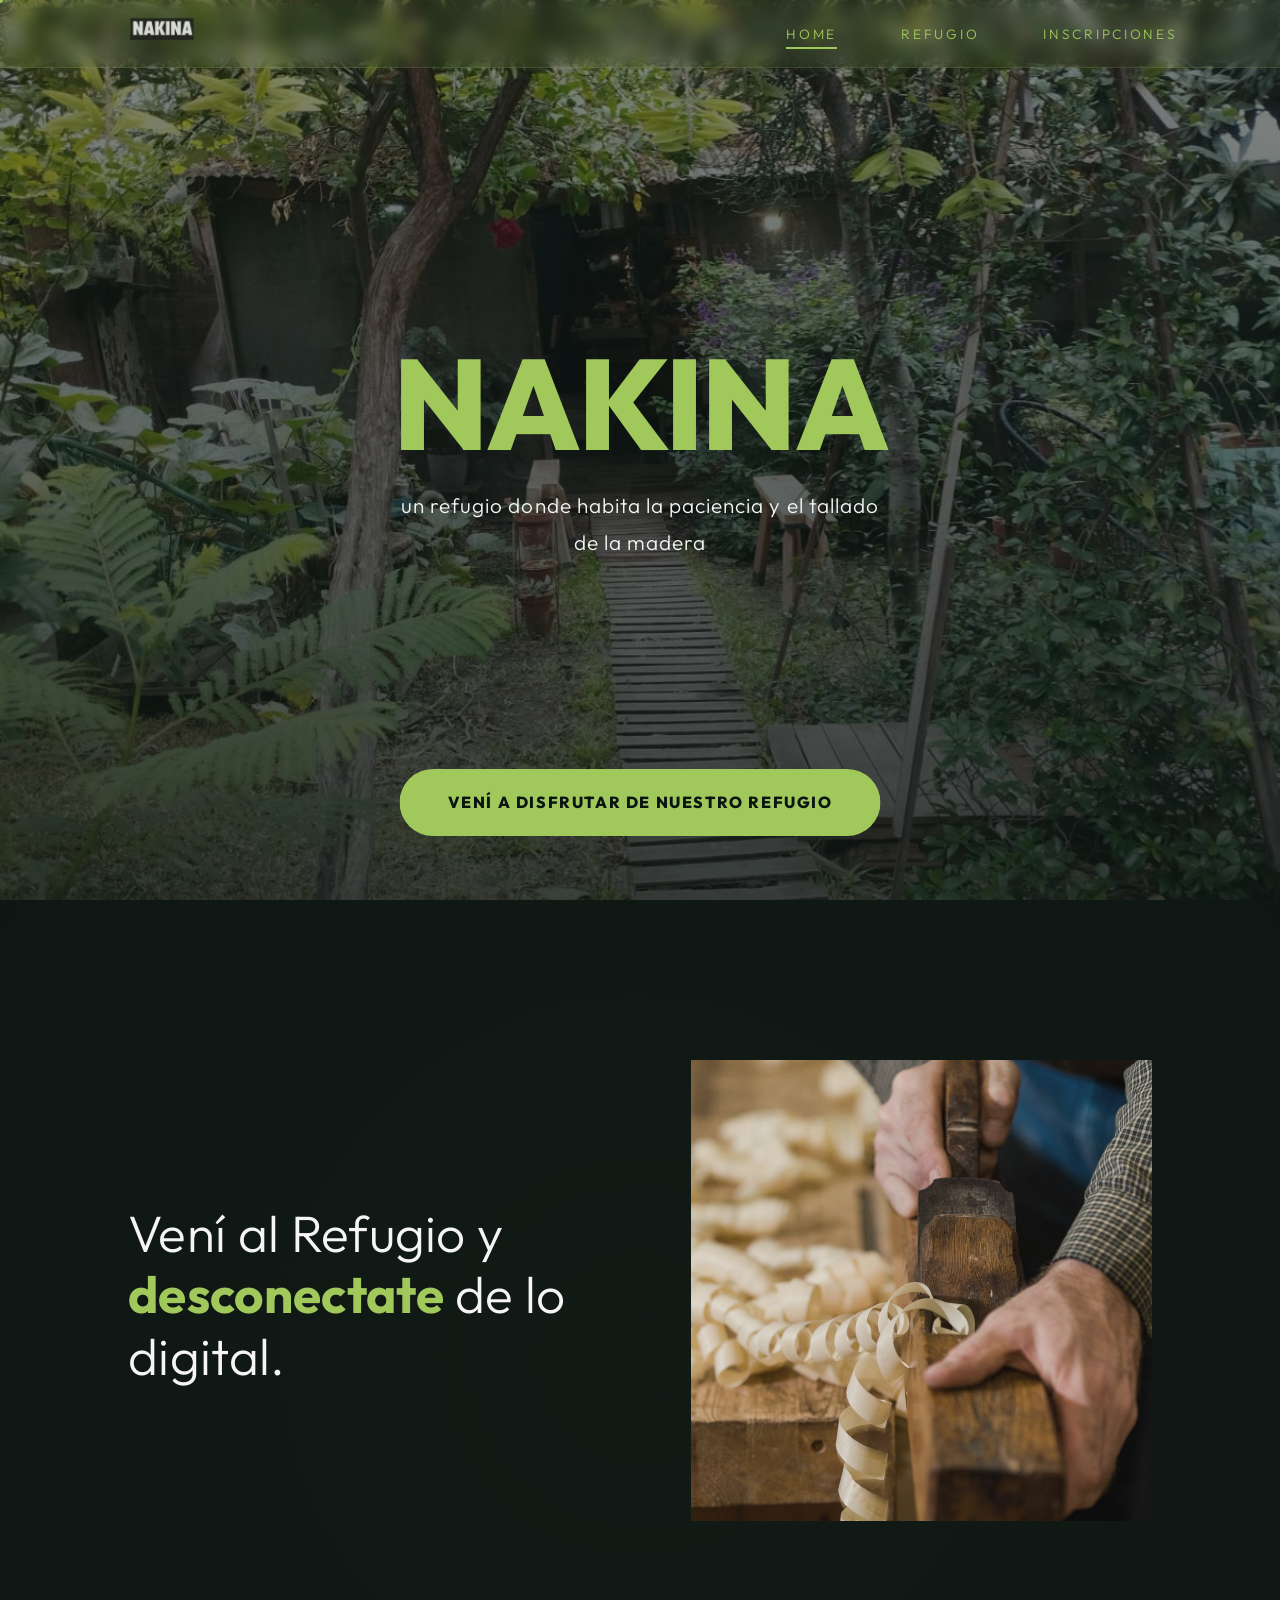
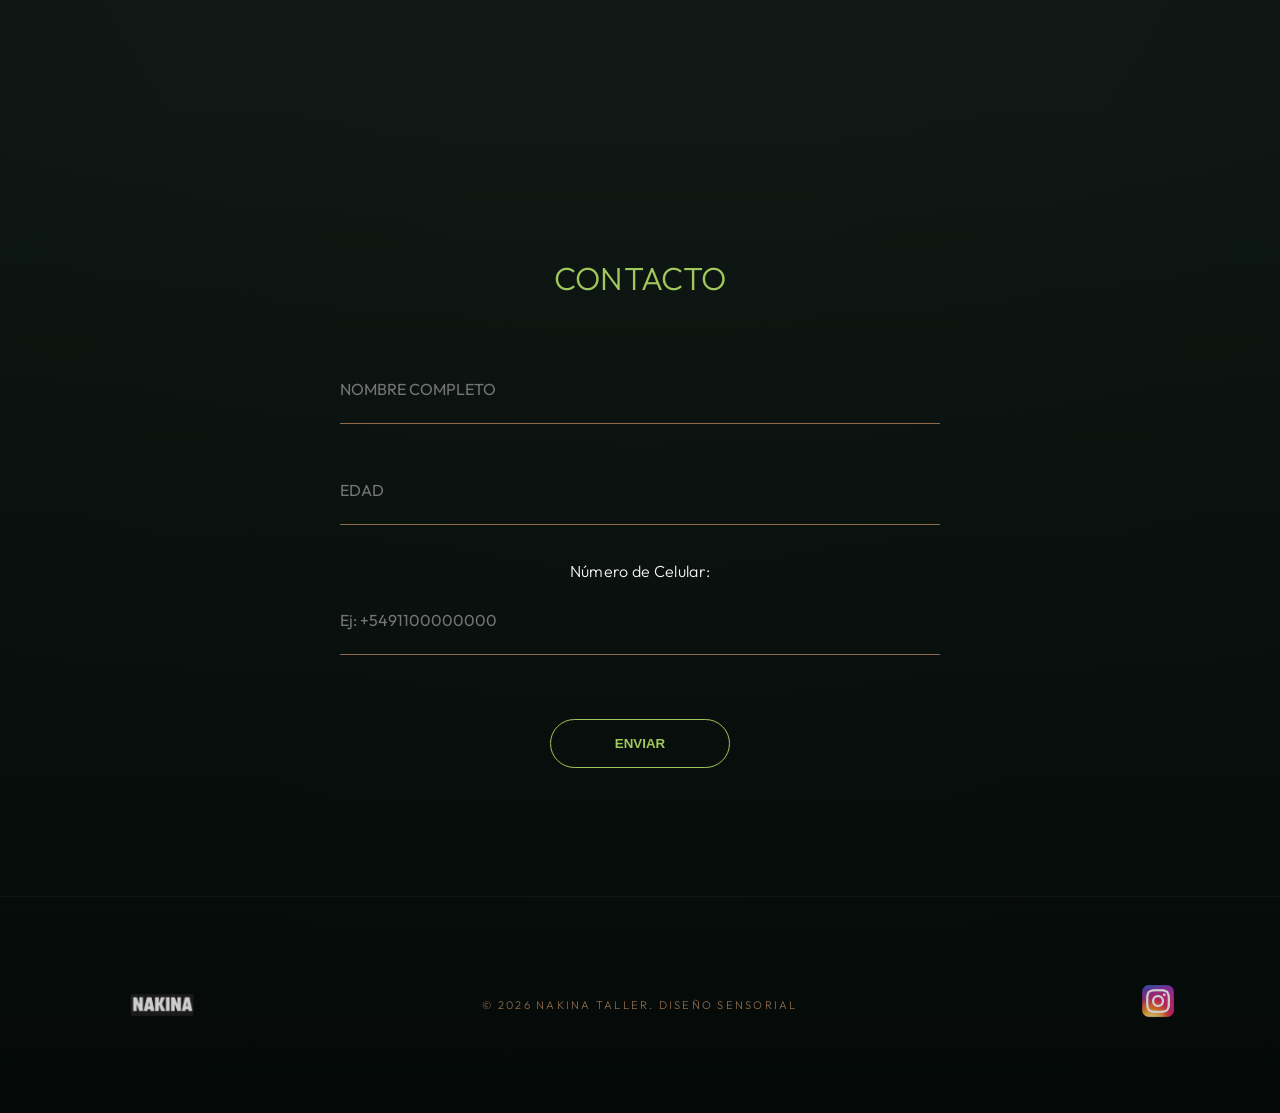
<file: index.html>
<!DOCTYPE html>
<html lang="es">

<head>
    <meta charset="UTF-8">
    <meta name="viewport" content="width=device-width, initial-scale=1.0">
    <title>NAKINA | Taller de Carpintería de Autor</title>
    <link rel="preconnect" href="https://fonts.googleapis.com">
    <link rel="preconnect" href="https://fonts.gstatic.com" crossorigin>
    <link href="https://fonts.googleapis.com/css2?family=Outfit:wght@300;700;800&display=swap" rel="stylesheet">
    <link rel="stylesheet" href="style.css">
</head>

<body>
    <div id="cursor-follower"></div>
    <div id="cursor-main"></div>

    <div id="smooth-wrapper">
        <nav class="nav-bar">
            <div class="nav-container">
                <div class="nav-left">
                    <a href="index.html"><img src="logotaller.png" alt="Nakina Logo" class="side-logo"></a>
                </div>
                <ul class="nav-links">
                    <li><a href="index.html" class="nav-link">Home</a></li>
                    <li><a href="refugio.html" class="nav-link">Refugio</a></li>
                    <li><a href="inscripciones.html" class="nav-link">Inscripciones</a></li>
                </ul>
            </div>
        </nav>

        <header class="hero-full">
            <div class="hero-content">
                <h1 class="hero-title animate-fade-in">NAKINA</h1>
                <p class="hero-slogan animate-fade-in">Un refugio donde habita la paciencia y el tallado de la madera</p>
                <a href="inscripciones.html" class="hero-cta animate-fade-in">Vení a disfrutar de nuestro refugio</a>
            </div>
        </header>

        <section class="invitation-section">
            <div class="invitation-text">
                <p>Vení al Refugio y <span>desconectate</span> de lo digital.</p>
            </div>
            <div class="invitation-image">
                <img src="provisoria.jpg" alt="Calma en el Taller">
            </div>
        </section>

        <footer class="site-footer">
            <div class="footer-content">
                <div class="footer-form" id="contact-section">
                    <h3 class="animate-fade-in">CONTACTO</h3>
<form id="footer-unlock-form" class="luxury-form">
    <input type="text" placeholder="NOMBRE COMPLETO" required>
    <input type="number" placeholder="EDAD" required>
    
    <label for="celular">Número de Celular:</label>
    <input 
        type="tel" 
        id="celular" 
        name="celular" 
        placeholder="Ej: +5491100000000" 
        pattern="\+[0-9]{7,15}" 
        title="Por favor, ingresa el código de país seguido del número (Ej: +54911...)" 
        required 
    >
    
    <!-- El botón y el cierre del formulario que faltaban: -->
    <button type="submit" class="btn-footer">ENVIAR</button>
</form>
                    <div id="form-success-msg"
                        style="display: none; margin-top: 2rem; color: var(--sage-green-light); font-weight: 700;">
                        ¡Muchas gracias por contactarte! Pronto te estaremos mandando los detalles.
                    </div>
                </div>
            </div>
            <div class="footer-bottom">
                <div class="footer-left">
                    <img src="logotaller.png" alt="Nakina" class="footer-logo-small">
                </div>
                <div class="footer-center">
                    <p class="footer-copyright">© 2026 NAKINA TALLER. DISEÑO SENSORIAL</p>
                </div>
                <div class="footer-right">
                
                    <a href="https://www.instagram.com/viva.nakina/" target="_blank">
                        <img src="logoig.png" alt="Instagram" class="footer-social-icon">
                    </a>
                </div>
            </div>
        </footer>
    </div>

    <script src="script.js"></script>
</body>

</html>
</file>
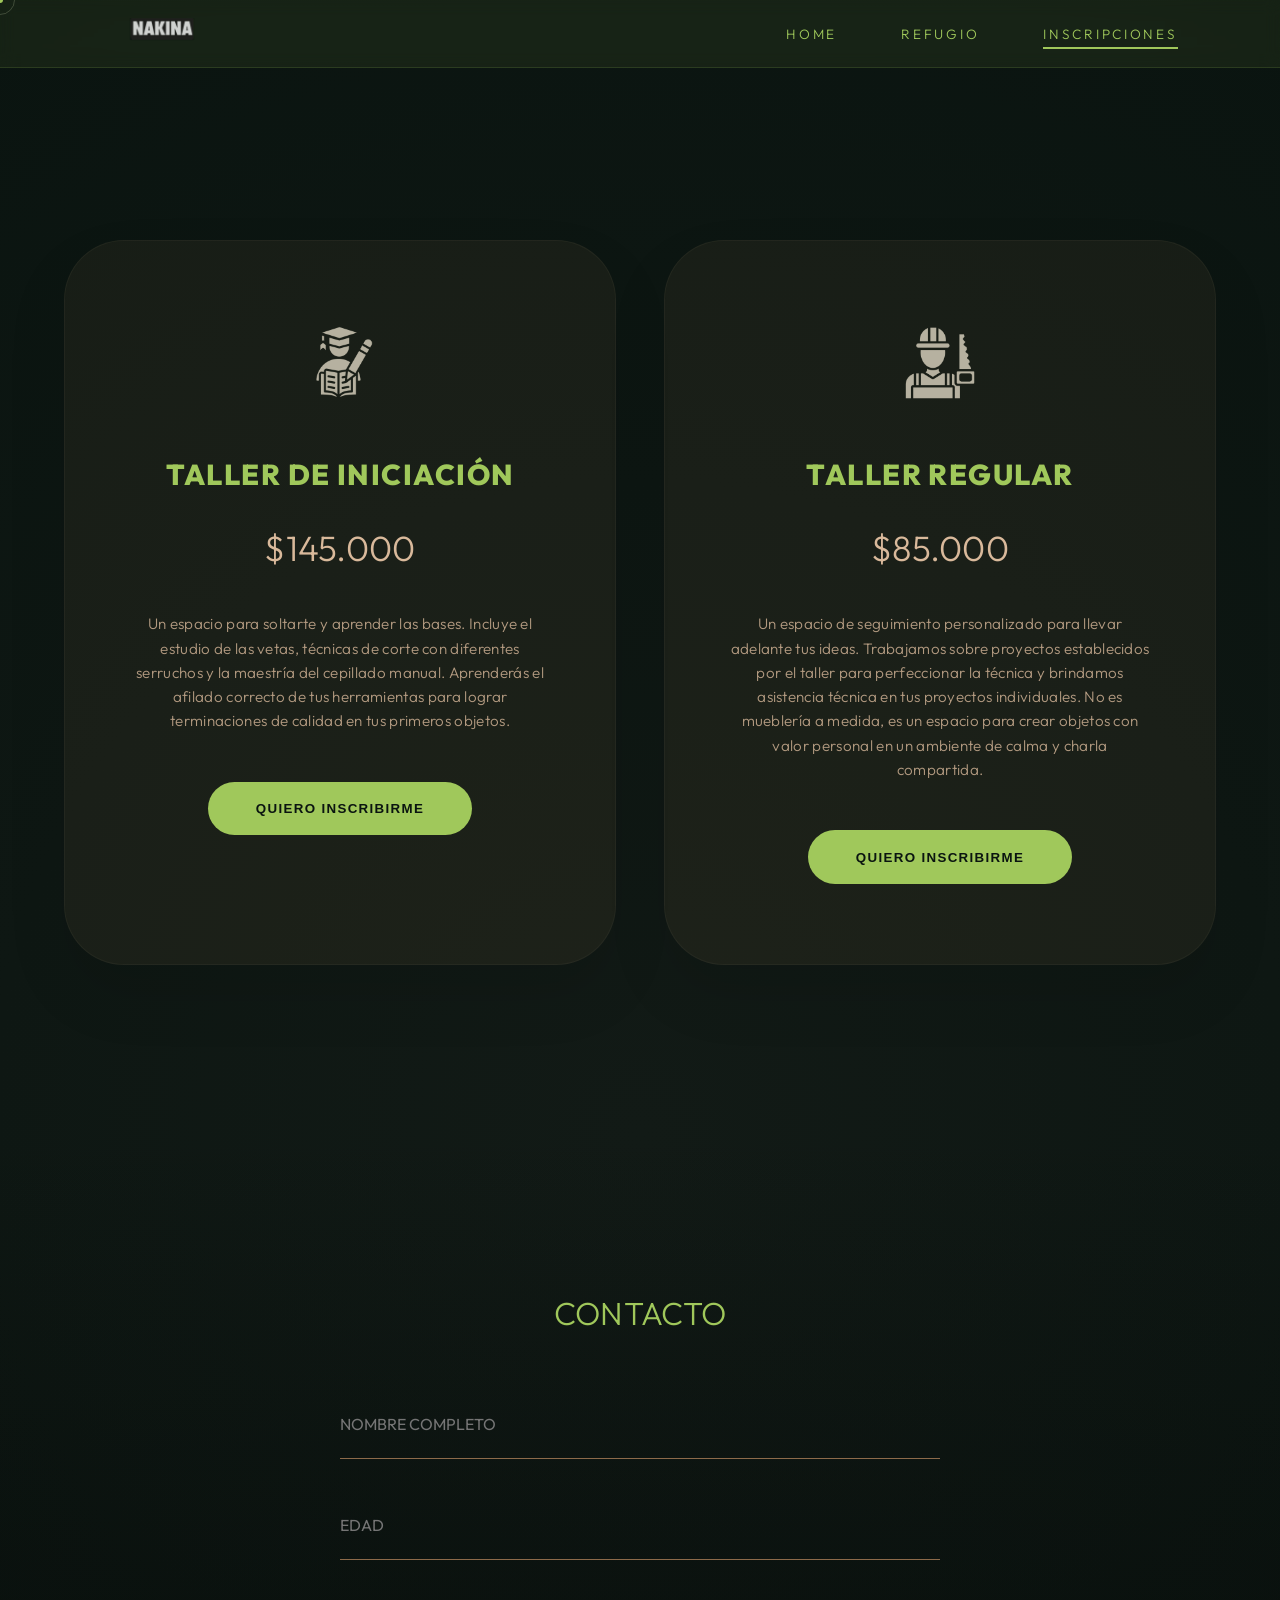
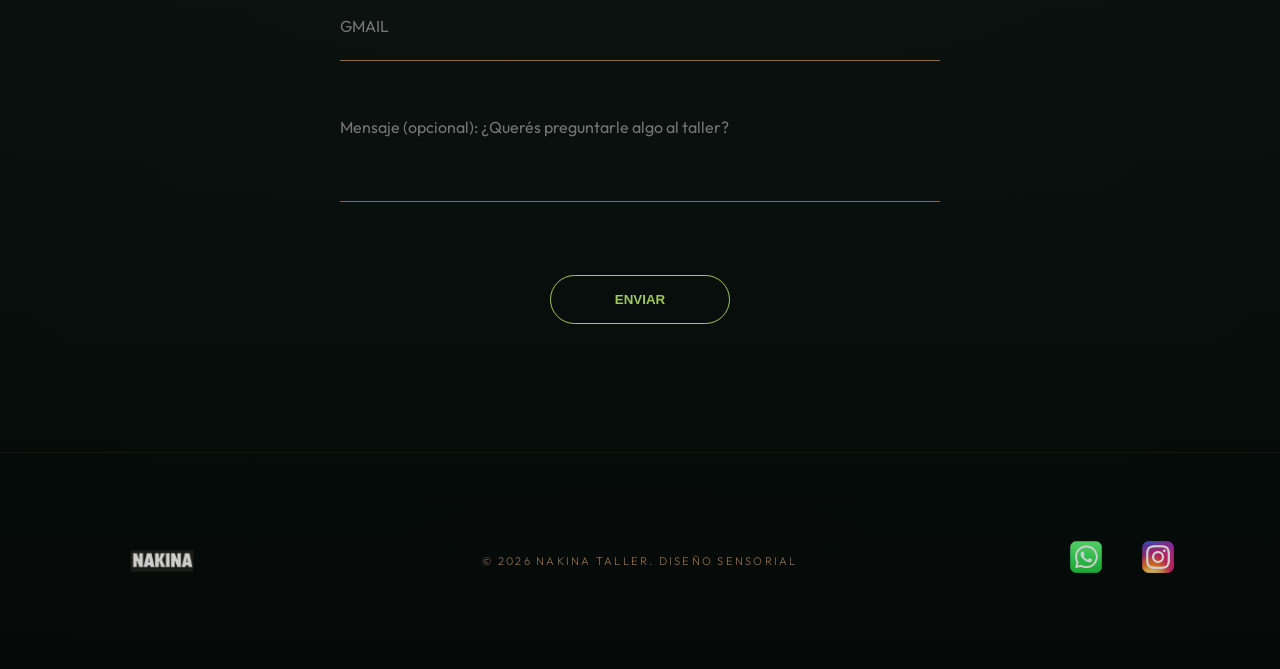
<file: inscripciones.html>
<!DOCTYPE html>
<html lang="es">
<head>
    <meta charset="UTF-8">
    <meta name="viewport" content="width=device-width, initial-scale=1.0">
    <title>NAKINA | Inscripciones</title>
    <link rel="preconnect" href="https://fonts.googleapis.com">
    <link rel="preconnect" href="https://fonts.gstatic.com" crossorigin>
    <link href="https://fonts.googleapis.com/css2?family=Outfit:wght@300;700;800&display=swap" rel="stylesheet">
    <link rel="stylesheet" href="style.css">
</head>
<body>
    <!-- MODAL / ALERT (Fuera del wrapper para evitar el blur) -->
    <div id="enroll-modal" class="modal-overlay">
        <div class="modal-box">
            <p class="modal-text">Para inscribirte, primero necesitamos que completes el formulario de contacto. Así podremos enviarte todos los detalles y asegurar tu lugar en el taller.</p>
            <div class="modal-buttons">
                <button id="btn-close-modal" class="btn-modal-outline">Cerrar</button>
                <button id="btn-goto-form" class="btn-modal-fill">Ir al Formulario</button>
            </div>
        </div>
    </div>

    <!-- CURSORES (Fuera del wrapper para evitar el blur) -->
    <div id="cursor-follower"></div>
    <div id="cursor-main"></div>

    <!-- CONTENEDOR PRINCIPAL (Sujeto a Blur) -->
    <div id="smooth-wrapper">
        <nav class="nav-bar">
            <div class="nav-container">
                <div class="nav-left">
                    <a href="index.html"><img src="logotaller.png" alt="Nakina Logo" class="side-logo"></a>
                </div>
                <ul class="nav-links">
                    <li><a href="index.html" class="nav-link">Home</a></li>
                    <li><a href="refugio.html" class="nav-link">Refugio</a></li>
                    <li><a href="inscripciones.html" class="nav-link">Inscripciones</a></li>
                </ul>
            </div>
        </nav>

        <main class="courses-container">
            <!-- Curso de Iniciación -->
            <article class="course-card">
                <img src="preciouno.png" alt="Taller de Iniciación" class="course-img">
                <div class="course-info">
                    <h3 class="course-name">TALLER DE INICIACIÓN</h3>
                    <p class="course-price">$145.000</p>
                    <p class="course-desc">Un espacio para soltarte y aprender las bases. Incluye el estudio de las vetas, técnicas de corte con diferentes serruchos y la maestría del cepillado manual. Aprenderás el afilado correcto de tus herramientas para lograr terminaciones de calidad en tus primeros objetos.</p>
                    <button class="btn-calm open-modal-btn">QUIERO INSCRIBIRME</button>
                </div>
            </article>

            <!-- Curso Regular -->
            <article class="course-card">
                <img src="preciodos.png" alt="Taller Regular" class="course-img">
                <div class="course-info">
                    <h3 class="course-name">TALLER REGULAR</h3>
                    <p class="course-price">$85.000</p>
                    <p class="course-desc">Un espacio de seguimiento personalizado para llevar adelante tus ideas. Trabajamos sobre proyectos establecidos por el taller para perfeccionar la técnica y brindamos asistencia técnica en tus proyectos individuales. No es mueblería a medida, es un espacio para crear objetos con valor personal en un ambiente de calma y charla compartida.</p>
                    <button class="btn-calm open-modal-btn">QUIERO INSCRIBIRME</button>
                </div>
            </article>
        </main>

        <footer class="site-footer">
            <div class="footer-content">
                <div class="footer-form" id="contact-section">
                    <h3>CONTACTO</h3>
                    <form id="footer-unlock-form" class="luxury-form">
                        <input type="text" placeholder="NOMBRE COMPLETO" required>
                        <input type="number" placeholder="EDAD" required>
                        <input type="email" placeholder="GMAIL" required>
                        <textarea placeholder="Mensaje (opcional): ¿Querés preguntarle algo al taller?" rows="3"></textarea>
                        <button type="submit" class="btn-footer">ENVIAR</button>
                    </form>
                    <div id="form-success-msg" style="display: none; margin-top: 2rem; color: var(--sage-green-light); font-weight: 700;">
                        ¡Muchas gracias por contactarte! Pronto te estaremos mandando los detalles.
                    </div>
                </div>
            </div>
            <div class="footer-bottom">
                <div class="footer-left">
                    <img src="logotaller.png" alt="Nakina" class="footer-logo-small">
                </div>
                <div class="footer-center">
                    <p class="footer-copyright">© 2026 NAKINA TALLER. DISEÑO SENSORIAL</p>
                </div>
                <div class="footer-right">
                    <a href="https://wa.me/5491100000000" target="_blank">
                        <img src="logowsp.png" alt="WhatsApp" class="footer-social-icon">
                    </a>
                    <a href="https://www.instagram.com/viva.nakina/" target="_blank">
                        <img src="logoig.png" alt="Instagram" class="footer-social-icon">
                    </a>
                </div>
            </div>
        </footer>
    </div> <!-- FIN SMOOTH WRAPPER -->

    <script src="script.js"></script>
</body>
</html>
</file>
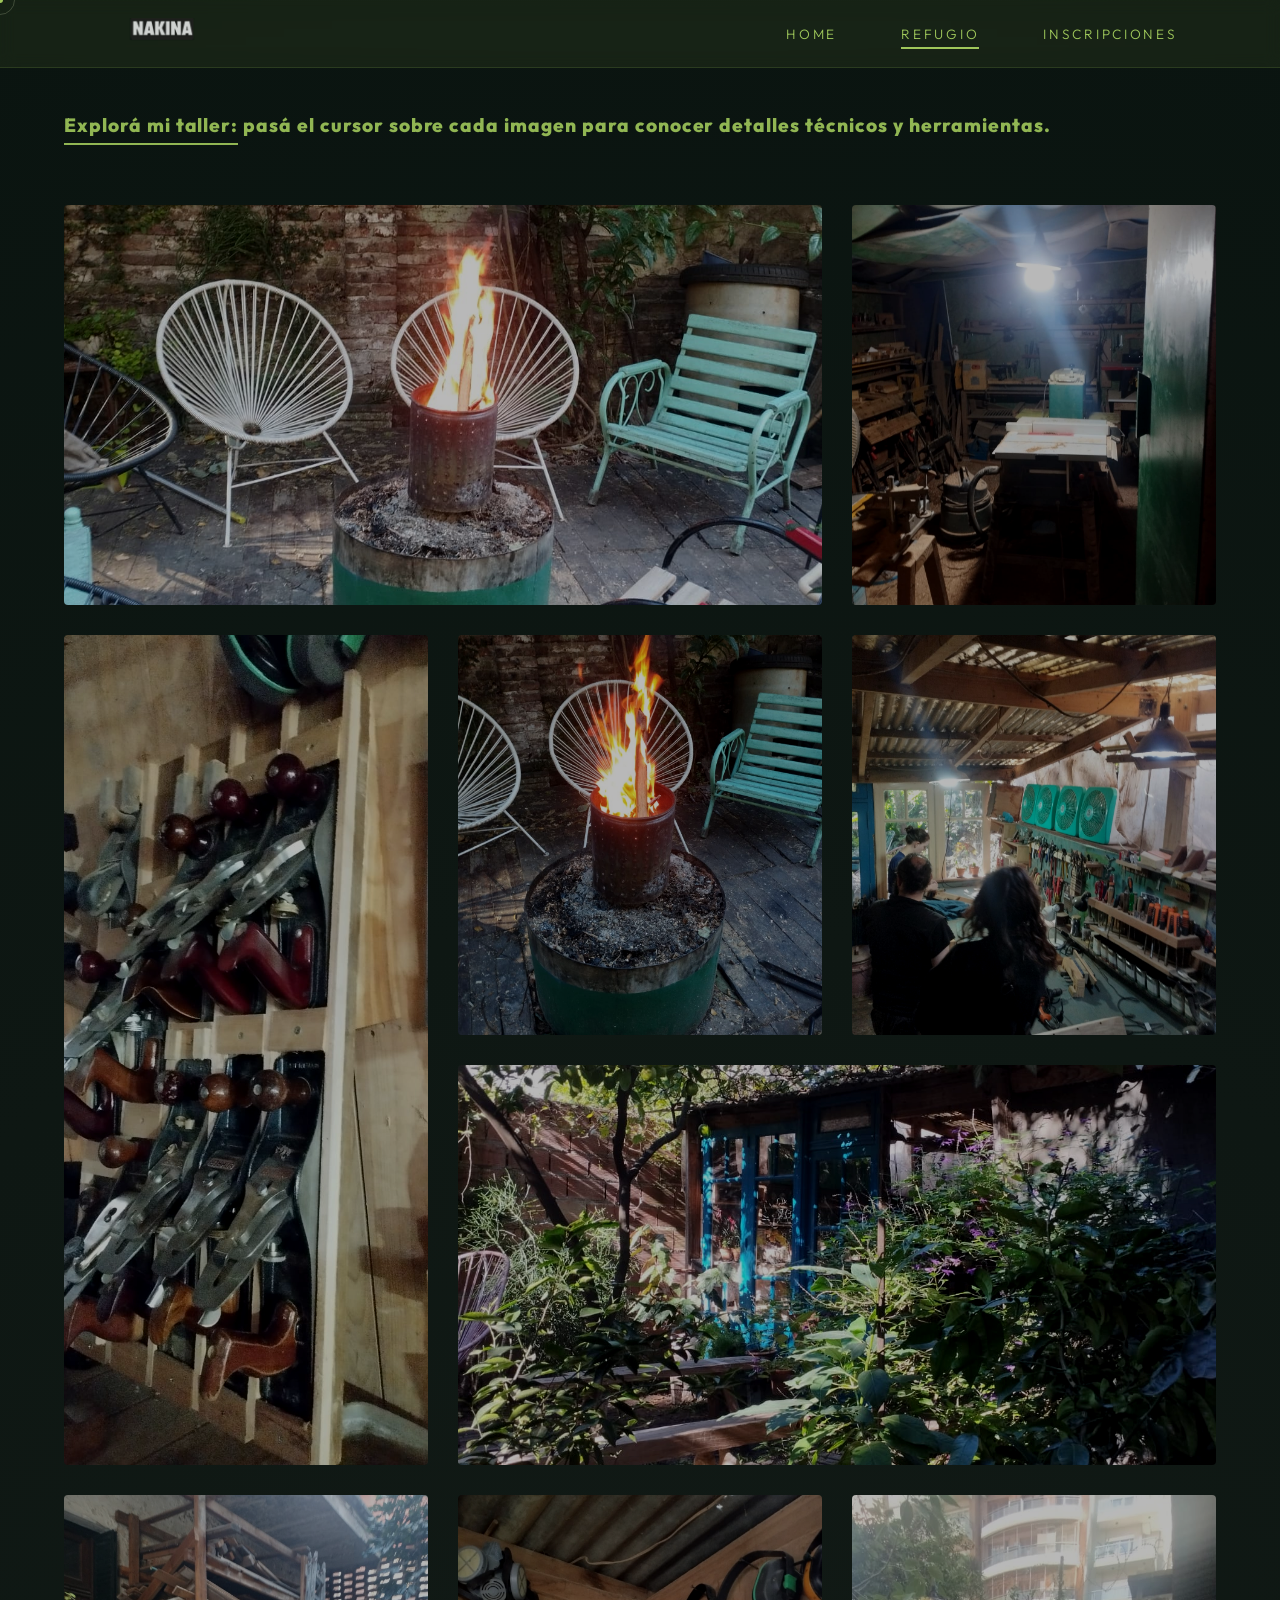
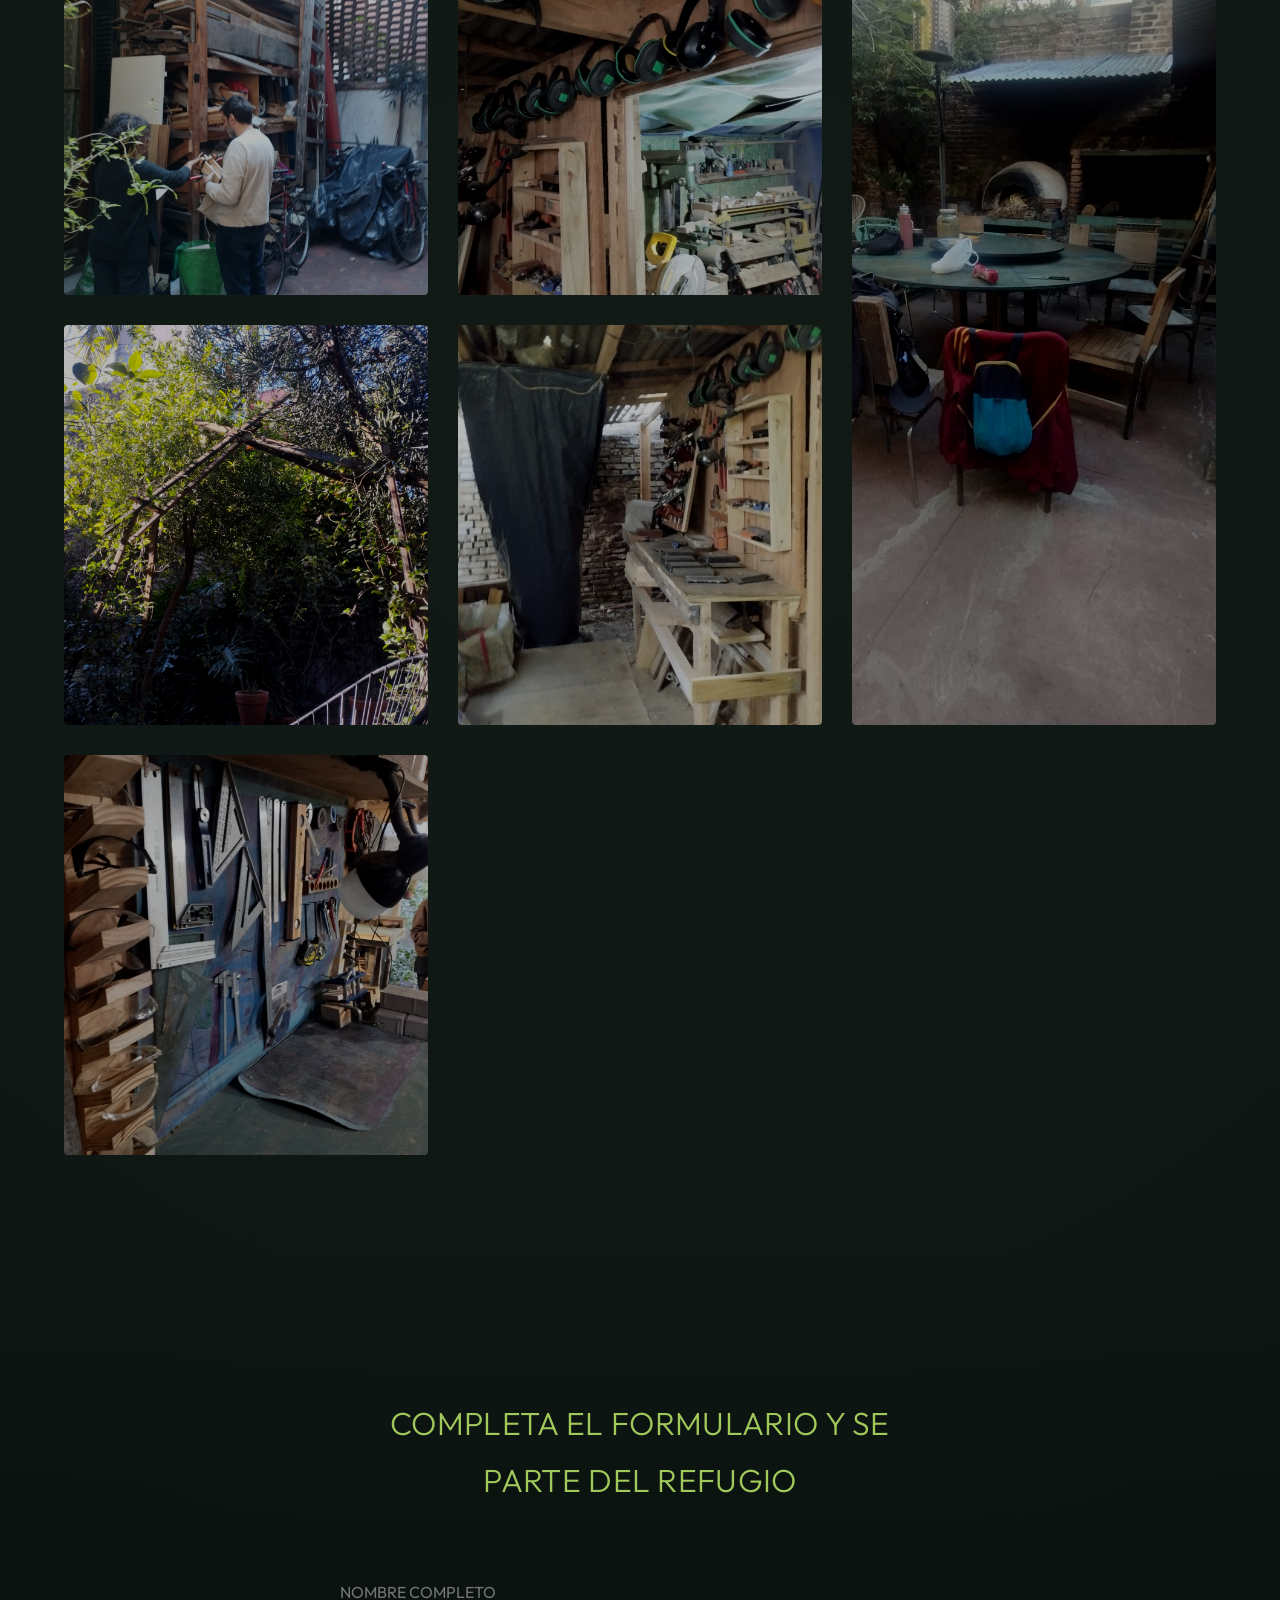
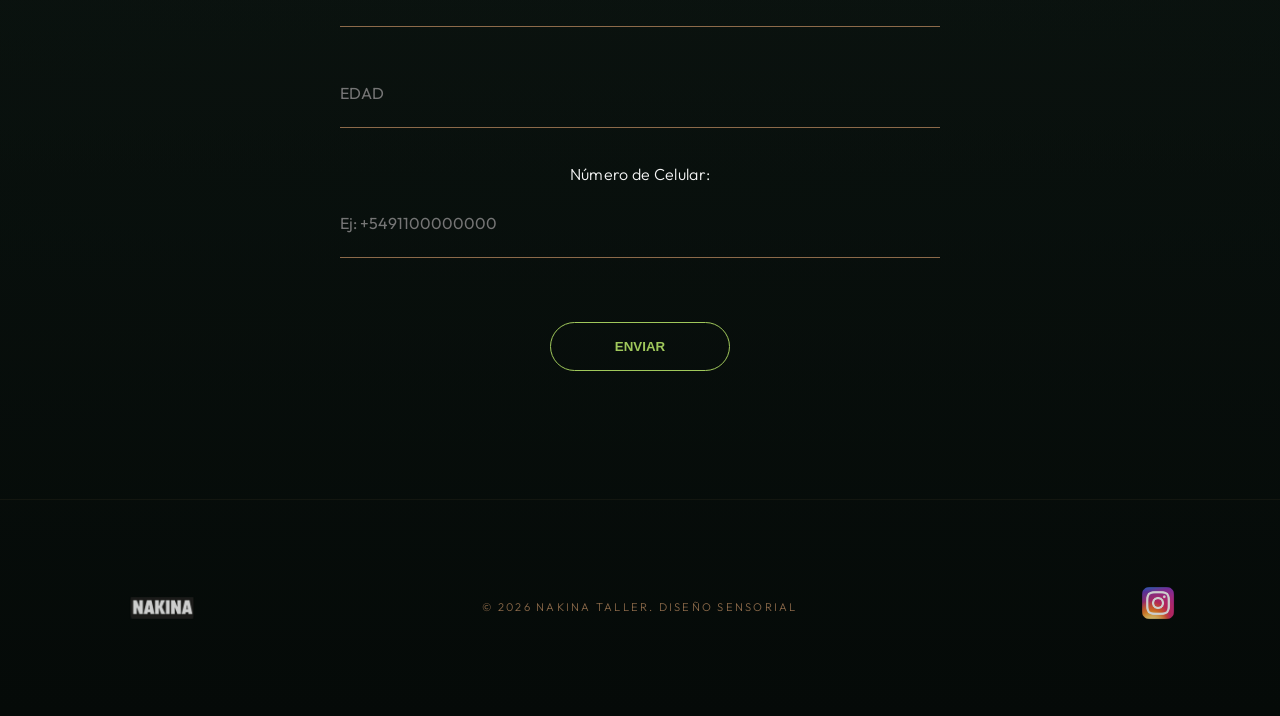
<file: refugio.html>
<!DOCTYPE html>
<html lang="es">
<head>
    <meta charset="UTF-8">
    <meta name="viewport" content="width=device-width, initial-scale=1.0">
    <title>NAKINA | Refugio Sensorial</title>
    <link rel="preconnect" href="https://fonts.googleapis.com">
    <link rel="preconnect" href="https://fonts.gstatic.com" crossorigin>
    <link href="https://fonts.googleapis.com/css2?family=Outfit:wght@300;700;800&display=swap" rel="stylesheet">
    <link rel="stylesheet" href="style.css">
</head>
<body>
    <div id="cursor-follower"></div>
    <div id="cursor-main"></div>

    <div id="smooth-wrapper">
        <nav class="nav-bar">
            <div class="nav-container">
                <div class="nav-left">
                    <a href="index.html"><img src="logotaller.png" alt="Nakina Logo" class="side-logo"></a>
                </div>
                <ul class="nav-links">
                    <li><a href="index.html" class="nav-link">Home</a></li>
                    <li><a href="refugio.html" class="nav-link">Refugio</a></li>
                    <li><a href="inscripciones.html" class="nav-link">Inscripciones</a></li>
                </ul>
            </div>
        </nav>

        <main class="artistic-gallery">
            <div class="gallery-instruction">
                <span class="highlight-underline">Explorá mi taller:</span> pasá el cursor sobre cada imagen para conocer detalles técnicos y herramientas.
            </div>
            
            <div class="gallery-item wide" data-title="Área de mecanizado." data-desc="Sector destinado al desbaste principal. Las mesas amplias soportan la manipulación segura de tablones de dimensiones considerables.">
                <img src="espacio.jpeg" alt="Área de mecanizado">
            </div>
            <div class="gallery-item" data-title="Procesamiento de materia prima." data-desc="Configuración del banco de trabajo y maquinaria para el dimensionado inicial de las piezas de madera maciza.">
                <img src="maquinas.jpeg" alt="Sector de maquinaria">
            </div>
            <div class="gallery-item tall" data-title="Ajuste de superficies." data-desc="Acción de remoción de material mediante cepillo manual para lograr una cara perfectamente plana y lista para el encolado.">
                <img src="cepillomadera.jpeg" alt="Cepillado manual de madera">
            </div>
            <div class="gallery-item" data-title="Aclimatación de material." data-desc="Control de temperatura en el entorno de trabajo. Mantener condiciones térmicas estables es crucial para evitar alabeos en la madera maciza.">
                <img src="fuego1.jpeg" alt="Estufa del taller">
            </div>
            <div class="gallery-item wide" data-title="Distribución en planta." data-desc="Organización de las estaciones de trabajo según la secuencia de producción. Un diseño eficiente minimiza el desplazamiento de piezas.">
                <img src="tallerdeotrolado.jpeg" alt="Distribución de estaciones de trabajo">
            </div>
            <div class="gallery-item" data-title="Procesos colaborativos." data-desc="Coordinación en el ensamble de piezas de gran formato. El trabajo sincronizado garantiza la aplicación uniforme de presión y adhesivo.">
                <img src="jjj.jpeg" alt="Trabajo colaborativo">
            </div>
            <div class="gallery-item" data-title="Selección y despiece." data-desc="Análisis del patrón de vetas y contenido de humedad. Identificar la orientación de las fibras es esencial para maximizar la estabilidad.">
                <img src="madera.jpeg" alt="Tablones de madera">
            </div>
            <div class="gallery-item" data-title="Seguridad industrial." data-desc="Implementación de Equipos de Protección Personal (EPP). El uso de protectores auditivos y visuales es obligatorio durante el mecanizado.">
                <img src="audifon.jpeg" alt="Protección auditiva">
            </div>
            <div class="gallery-item tall" data-title="Sujeción y ensamble." data-desc="Estación principal equipada con prensas. Permite la inmovilización segura de los componentes para trabajos de ebanistería precisos.">
                <img src="mesa grande.jpeg" alt="Banco de carpintero">
            </div>
            <div class="gallery-item" data-title="Gestión de herramientas." data-desc="Almacenamiento clasificado de utillaje manual. El acceso rápido y ordenado reduce los tiempos de preparación entre fases.">
                <img src="otro.jpeg" alt="Gestión de herramientas">
            </div>
            <div class="gallery-item" data-title="Afilado y mantenimiento." data-desc="Rectificado de hojas de corte sobre piedras al agua. Restaurar el bisel garantiza un desbaste limpio sin desgarros en la fibra.">
                <img src="otroespacio.jpeg" alt="Piedras de afilar">
            </div>
            <div class="gallery-item" data-title="Trazado y precisión." data-desc="Uso de escuadras y reglas metálicas para asegurar la ortogonalidad de las piezas. La exactitud evita errores acumulativos en el ensamble.">
                <img src="regla.jpeg" alt="Herramientas de medición">
            </div>
        </main>

        <footer class="site-footer">
            <div class="footer-content">
                <div class="footer-form" id="contact-section">
                    <h3>COMPLETA EL FORMULARIO Y SE PARTE DEL REFUGIO</h3>
 <form id="footer-unlock-form" class="luxury-form">
    <input type="text" placeholder="NOMBRE COMPLETO" required>
    <input type="number" placeholder="EDAD" required>
    
    <label for="celular">Número de Celular:</label>
    <input 
        type="tel" 
        id="celular" 
        name="celular" 
        placeholder="Ej: +5491100000000" 
        pattern="\+[0-9]{7,15}" 
        title="Por favor, ingresa el código de país seguido del número (Ej: +54911...)" 
        required 
    >
    
    <!-- El botón y el cierre del formulario que faltaban: -->
    <button type="submit" class="btn-footer">ENVIAR</button>
</form>
                    
                    <div id="form-success-msg" style="display: none; margin-top: 2rem; color: var(--sage-green-light); font-weight: 700;">
                        ¡Muchas gracias por contactarte! Pronto te estaremos mandando los detalles.
                    </div>
                </div>
            </div>
            <div class="footer-bottom">
                <div class="footer-left">
                    <img src="logotaller.png" alt="Nakina" class="footer-logo-small">
                </div>
                <div class="footer-center">
                    <p class="footer-copyright">© 2026 NAKINA TALLER. DISEÑO SENSORIAL</p>
                </div>
                <div class="footer-right">

                    <a href="https://www.instagram.com/viva.nakina/" target="_blank">
                        <img src="logoig.png" alt="Instagram" class="footer-social-icon">
                    </a>
                </div>
            </div>
        </footer>
    </div>

    <script src="script.js"></script>
</body>
</html>
</file>
<file: style.css>
/* --- DESIGN SYSTEM NAKINA: ESTADO DE CALMA --- */
:root {
    /* Nueva Gama Cromática: Naturaleza Fluida */
    --bg-deep-green: #0a1410; /* Verde petróleo profundo */
    --sage-green-light: #a0c85b; /* Verde oliva claro / musgo suave */
    --oak-brown: #8c6a4a; /* Marrón Roble */
    --sand-beige: #d9b99b; /* Tono Arena / Madera clara */
    --crema-light: #fefae0; /* Crema suave para detalles */
    --off-white: #f5f5f5;
    
    /* Typography */
    --font-main: 'Outfit', sans-serif;
    
    /* Spacing & Transitions */
    --padding-hero: 15vh;
    --spacing-large: 10rem;
    --transition-calm: all 1s cubic-bezier(0.2, 0, 0.2, 1);
}

/* --- RESET & GLOBALS --- */
* {
    margin: 0;
    padding: 0;
    box-sizing: border-box;
    cursor: none !important;
}

html {
    scroll-behavior: smooth;
}

body {
    background-color: var(--bg-deep-green);
    background: radial-gradient(circle at center, #121a16 0%, var(--bg-deep-green) 100%);
    color: var(--off-white);
    font-family: var(--font-main);
    font-weight: 300;
    line-height: 1.8;
    letter-spacing: 0.02em;
    overflow-x: hidden;
}

/* CUSTOM CURSOR (CALMA) */
#cursor-main {
    position: fixed;
    width: 6px;
    height: 6px;
    background: var(--sage-green-light);
    border-radius: 50%;
    pointer-events: none;
    z-index: 100002;
    transform: translate(-50%, -50%);
}

#cursor-follower {
    position: fixed;
    width: 30px;
    height: 30px;
    border: 1px solid rgba(163, 177, 138, 0.3);
    border-radius: 50%;
    pointer-events: none;
    z-index: 100001;
    transform: translate(-50%, -50%);
    transition: width 0.5s, height 0.5s;
}

/* NAVIGATION */
.nav-bar {
    position: fixed;
    top: 0;
    left: 0;
    width: 100%;
    z-index: 900; 
    padding: 3px 8vw; /* Padding interno sutil para respiro */
    height: 68px; /* Incremento leve de altura */
    background-color: rgba(160, 200, 91, 0.08); /* Verde oliva casi transparente */
    backdrop-filter: blur(8px);
    border-bottom: 1px solid rgba(160, 200, 91, 0.15);
    transition: var(--transition-calm);
}

.nav-container {
    display: flex;
    justify-content: space-between;
    align-items: center;
    height: 100%; /* Centra verticalmente los elementos en los 68px */
}

.side-logo {
    width: 120px;
    opacity: 0.8;
}

.nav-links {
    display: flex;
    gap: 4rem;
    list-style: none;
}

.nav-link {
    position: relative;
    text-decoration: none;
    color: var(--sage-green-light);
    font-weight: 300;
    font-size: 0.85rem;
    text-transform: uppercase;
    letter-spacing: 0.2em;
    transition: var(--transition-calm);
}

.nav-link:hover {
    color: var(--crema-light);
    letter-spacing: 0.3em;
}

.nav-link.active::after {
    content: '';
    position: absolute;
    bottom: -6px; /* Más separado para que no se superponga */
    left: 0;
    width: 100%;
    height: 2px; /* Más grueso para visibilidad */
    background-color: currentColor;
    animation: fadeInWidth 0.4s ease-out forwards;
}

@keyframes fadeInWidth {
    from { width: 0; opacity: 0; }
    to { width: 100%; opacity: 1; }
}

/* HERO SECTION */
.hero-full {
    height: 100vh;
    display: flex;
    justify-content: center;
    align-items: center;
    background: linear-gradient(rgba(10, 20, 16, 0.5), rgba(10, 20, 16, 0.8)), url('fondo-taller.jpg');
    background-size: cover;
    background-position: center;
    position: relative;
}

.hero-content {
    display: flex;
    flex-direction: column;
    align-items: center;
    text-align: center;
}

.hero-slogan {
    font-size: 1.3rem;
    font-weight: 300;
    color: var(--off-white);
    letter-spacing: 0.05em;
    text-transform: lowercase;
    margin-top: 20px;
    margin-bottom: 0;
    max-width: 80%;
    opacity: 0.7;
}

.hero-cta {
    position: absolute;
    bottom: 4rem;
    left: 50%;
    transform: translateX(-50%);
    background: var(--sage-green-light);
    color: var(--bg-deep-green);
    text-decoration: none;
    padding: 1.2rem 3rem;
    border-radius: 40px;
    font-weight: 800;
    text-transform: uppercase;
    letter-spacing: 0.1em;
    transition: var(--transition-calm);
}

.hero-cta:hover {
    background: var(--crema-light);
    transform: translateX(-50%) scale(1.05);
}

.hero-title {
    font-size: clamp(4rem, 10vw, 12rem);
    font-weight: 800;
    letter-spacing: -0.02em;
    color: var(--sage-green-light);
    line-height: 1;
}

/* INVITATION SECTION (ESTADO DE CALMA) */
.invitation-section {
    padding: var(--spacing-large) 10vw;
    display: grid;
    grid-template-columns: 1fr 1fr;
    gap: 8vw;
    align-items: center;
}

.invitation-text {
    font-size: clamp(2rem, 4vw, 3.5rem);
    font-weight: 300;
    line-height: 1.2;
    color: var(--off-white);
}

.invitation-text span {
    color: var(--sage-green-light);
    font-weight: 700;
}

.invitation-image img {
    width: 100%;
    filter: sepia(0.2) contrast(0.9) brightness(0.9);
    transition: var(--transition-calm);
}

/* REFUGIO GALLERY (RECONSTRUCCIÓN SENSORIAL) */
.artistic-gallery {
    padding: 108px 5vw 5rem; /* 68px (header fijo) + 40px de separación */
    display: grid;
    grid-template-columns: repeat(auto-fill, minmax(300px, 1fr));
    grid-auto-flow: dense;
    gap: 30px;
}

.gallery-item {
    position: relative;
    overflow: hidden;
    height: 400px; /* Altura uniforme restablecida */
    transition: all 0.6s cubic-bezier(0.2, 0, 0.2, 1);
    border-radius: 4px;
    cursor: pointer; /* Indica que es clickeable */
    outline: none; /* Elimina borde de focus */
}

.gallery-item.wide { grid-column: span 2; }
.gallery-item.tall { grid-row: span 2; height: 830px; } /* Altura proporcional restablecida */

.gallery-item img {
    width: 100%;
    height: 100%; /* Llena el contenedor */
    object-fit: cover; /* Recorte elegante para mantener la grilla armónica */
    display: block; /* Elimina márgenes extra de las imágenes */
    filter: brightness(0.7) contrast(1.1);
    transition: var(--transition-calm);
}

/* Efecto de borroso y oscurecido al pasar el cursor */
.gallery-item:hover img {
    filter: blur(6px) brightness(0.4);
    transform: scale(1.05);
}

/* CONTENIDO DE TEXTO EN HOVER */
.gallery-hover-info {
    position: absolute;
    top: 0;
    left: 0;
    width: 100%;
    height: 100%;
    display: flex;
    flex-direction: column;
    justify-content: center;
    align-items: center;
    text-align: center;
    padding: 2.5rem;
    opacity: 0;
    transition: var(--transition-calm);
    z-index: 2;
    pointer-events: none;
}

.gallery-item:hover .gallery-hover-info {
    opacity: 1;
}

.gallery-hover-info h4 {
    color: var(--off-white);
    font-size: 1.6rem;
    font-weight: 800;
    letter-spacing: 0.1em;
    margin-bottom: 0.8rem;
    text-transform: uppercase;
    transform: translateY(20px);
    transition: var(--transition-calm);
}

.gallery-item:hover .gallery-hover-info h4 {
    transform: translateY(0);
}

.gallery-hover-info p {
    color: var(--off-white);
    font-size: 0.95rem;
    font-weight: 300;
    line-height: 1.5;
    margin: 0;
    display: -webkit-box;
    -webkit-line-clamp: 3;
    -webkit-box-orient: vertical;
    overflow: hidden;
    transform: translateY(20px);
    transition: var(--transition-calm);
    transition-delay: 0.1s;
    opacity: 0.9;
}

.gallery-item:hover .gallery-hover-info p {
    transform: translateY(0);
}

/* GALLERY INSTRUCTION */
.gallery-instruction {
    grid-column: 1 / -1;
    text-align: left; /* Alineado a la izquierda */
    font-size: 1.2rem; /* Tamaño destacado */
    color: var(--sage-green-light);
    opacity: 0.9;
    letter-spacing: 0.05em;
    margin-bottom: 2rem;
    font-weight: 800; /* Completamente en negrita */
}

.highlight-underline {
    position: relative;
    display: inline-block;
}

.highlight-underline::after {
    content: '';
    position: absolute;
    bottom: -2px;
    left: 0;
    width: 100%;
    height: 2px;
    background-color: currentColor;
}



/* INSCRIPCIONES (CÁLIDAS Y ELEGANTES) */
.courses-container {
    padding: 15rem 5vw 10rem;
    display: flex;
    flex-direction: row;
    justify-content: center;
    align-items: stretch;
    gap: 3rem;
    max-width: 1400px;
    margin: 0 auto;
}

.course-card {
    display: flex;
    flex-direction: column;
    align-items: center;
    width: 100%;
    max-width: 600px;
    background: rgba(140, 106, 74, 0.1);
    border-radius: 60px;
    overflow: hidden;
    box-shadow: 0 30px 60px rgba(0,0,0,0.1);
    transition: var(--transition-calm);
    border: 1px solid rgba(217, 185, 155, 0.05);
    padding: 5rem 4rem;
    text-align: center;
}

.course-card:hover {
    transform: translateY(-10px);
    background: rgba(140, 106, 74, 0.15);
}

.course-img {
    width: 80px; /* Reducido al 50% de los 160px originales */
    height: 80px;
    object-fit: contain;
    margin: 0 auto 3rem auto;
    filter: sepia(0.4) saturate(0.6) opacity(0.7);
}

.course-info {
    display: flex;
    flex-direction: column;
    align-items: center;
}

.course-name {
    font-size: 1.8rem;
    font-weight: 800;
    color: var(--sage-green-light);
    margin-bottom: 1rem;
    letter-spacing: 0.05em;
}

.course-price {
    font-size: 2.2rem;
    font-weight: 300;
    color: var(--sand-beige);
    margin-bottom: 2rem;
}

.course-desc {
    color: var(--sand-beige);
    margin-bottom: 3rem;
    opacity: 0.8;
    font-weight: 300;
    line-height: 1.6;
    font-size: 0.95rem;
}

.btn-calm {
    width: fit-content;
    background: var(--sage-green-light);
    color: var(--bg-deep-green);
    border: none;
    padding: 1.2rem 3rem;
    border-radius: 40px;
    font-weight: 800;
    text-transform: uppercase;
    letter-spacing: 0.1em;
    transition: var(--transition-calm);
    cursor: pointer;
}

.btn-calm:hover {
    background: var(--crema-light);
    transform: scale(1.05);
}

/* FOOTER ORGÁNICO */
.site-footer {
    padding: 10rem 0 0;
    background: linear-gradient(to bottom, transparent, #050a08);
    transition: var(--transition-calm);
}

.footer-content {
    max-width: 600px;
    margin: 0 auto;
    text-align: center;
}

.footer-form h3 {
    font-size: 2rem;
    color: var(--sage-green-light);
    margin-bottom: 3rem;
    font-weight: 300;
}

.luxury-form input, .luxury-form textarea {
    width: 100%;
    background: transparent;
    border: none;
    border-bottom: 1px solid var(--oak-brown);
    padding: 1.5rem 0;
    color: var(--off-white);
    font-family: var(--font-main);
    font-size: 1rem;
    outline: none;
    margin-bottom: 2rem;
    transition: var(--transition-calm);
    resize: none;
}

.luxury-form input:focus, .luxury-form textarea:focus {
    border-color: var(--sage-green-light);
}

/* MODAL / ALERT */
.modal-overlay {
    position: fixed;
    top: 0; left: 0; width: 100%; height: 100%;
    background: rgba(10, 20, 16, 0.4);
    z-index: 9999;
    display: flex;
    justify-content: center;
    align-items: center;
    opacity: 0;
    pointer-events: none;
    transition: opacity 0.5s ease;
}

.modal-overlay.active {
    opacity: 1;
    pointer-events: auto;
}

#smooth-wrapper {
    transition: filter 0.5s ease;
}

.body-blur #smooth-wrapper {
    filter: blur(8px);
}

.modal-box {
    background: #0a1410; /* Fondo sólido Verde Petróleo */
    border: 1px solid rgba(160, 200, 91, 0.4); /* Borde sutil Verde Oliva */
    padding: 4rem;
    border-radius: 50px;
    max-width: 550px;
    text-align: left;
    transform: translateY(30px);
    transition: transform 0.5s ease;
    position: relative;
    z-index: 10000;
}

.modal-overlay.active .modal-box {
    transform: translateY(0);
}

.modal-text {
    font-size: 1.2rem;
    color: var(--off-white);
    margin-bottom: 4rem;
    line-height: 1.6;
}

.modal-buttons {
    display: flex;
    gap: 1.5rem;
    justify-content: flex-end; /* Botones abajo a la derecha */
}

.btn-modal-fill {
    background: var(--sage-green-light);
    color: var(--bg-deep-green);
    border: none;
    padding: 1rem 2rem;
    border-radius: 40px;
    font-weight: 800;
    text-transform: uppercase;
    transition: var(--transition-calm);
    cursor: pointer;
}

.btn-modal-outline {
    background: transparent;
    border: 1px solid var(--sage-green-light);
    color: var(--sage-green-light);
    padding: 1rem 2rem;
    border-radius: 40px;
    font-weight: 800;
    text-transform: uppercase;
    transition: var(--transition-calm);
    cursor: pointer;
}

.btn-modal-fill:hover { background: var(--crema-light); }
.btn-modal-outline:hover { background: rgba(160, 200, 91, 0.1); }

.btn-footer {
    background: transparent;
    border: 1px solid var(--sage-green-light);
    color: var(--sage-green-light);
    padding: 1rem 4rem;
    border-radius: 40px;
    font-weight: 800;
    text-transform: uppercase;
    transition: var(--transition-calm);
    margin-top: 2rem;
}

.btn-footer:hover {
    background: var(--sage-green-light);
    color: var(--bg-deep-green);
}

/* GLOBAL FOOTER BOTTOM */
.footer-bottom {
    margin-top: 8rem;
    padding: 3rem 8vw;
    border-top: 1px solid rgba(140, 106, 74, 0.1);
    display: flex;
    justify-content: space-between;
    align-items: center;
    position: relative; /* Para centrar absolutamente el copyright */
}

.footer-left {
    display: flex;
    align-items: center;
}

.footer-logo-small {
    width: 120px; /* Tamaño unificado */
    opacity: 0.8;
}

.footer-center {
    position: absolute;
    left: 50%;
    transform: translateX(-50%);
}

.footer-copyright {
    font-size: 0.7rem;
    letter-spacing: 0.2em;
    color: var(--oak-brown);
    font-weight: 300;
    text-transform: uppercase;
}

.footer-right {
    display: flex;
    gap: 2rem;
    align-items: center;
}

.footer-social-icon {
    width: 40px; /* Idéntico al logo de la izquierda */
    opacity: 0.8;
    transition: var(--transition-calm);
}

.footer-social-icon:hover {
    opacity: 1;
    transform: scale(1.1);
}

/* ANIMATIONS */
.animate-fade-in { opacity: 0; animation: fadeIn 2s forwards; }
@keyframes fadeIn { from { opacity: 0; } to { opacity: 1; } }

/* RESPONSIVE */
@media (max-width: 900px) {
    .invitation-section { grid-template-columns: 1fr; text-align: center; gap: 4rem; }
    .courses-container { flex-direction: column; align-items: center; padding-top: 10rem; }
    .course-card { max-width: 100%; }
    .modal-buttons { flex-direction: column; align-items: stretch; }
    .nav-links { display: none; }
    

    .footer-bottom {
        flex-direction: column;
        gap: 3rem;
        padding-bottom: 5rem;
    }
    
    .footer-center {
        position: static;
        transform: none;
    }
}
</file>
